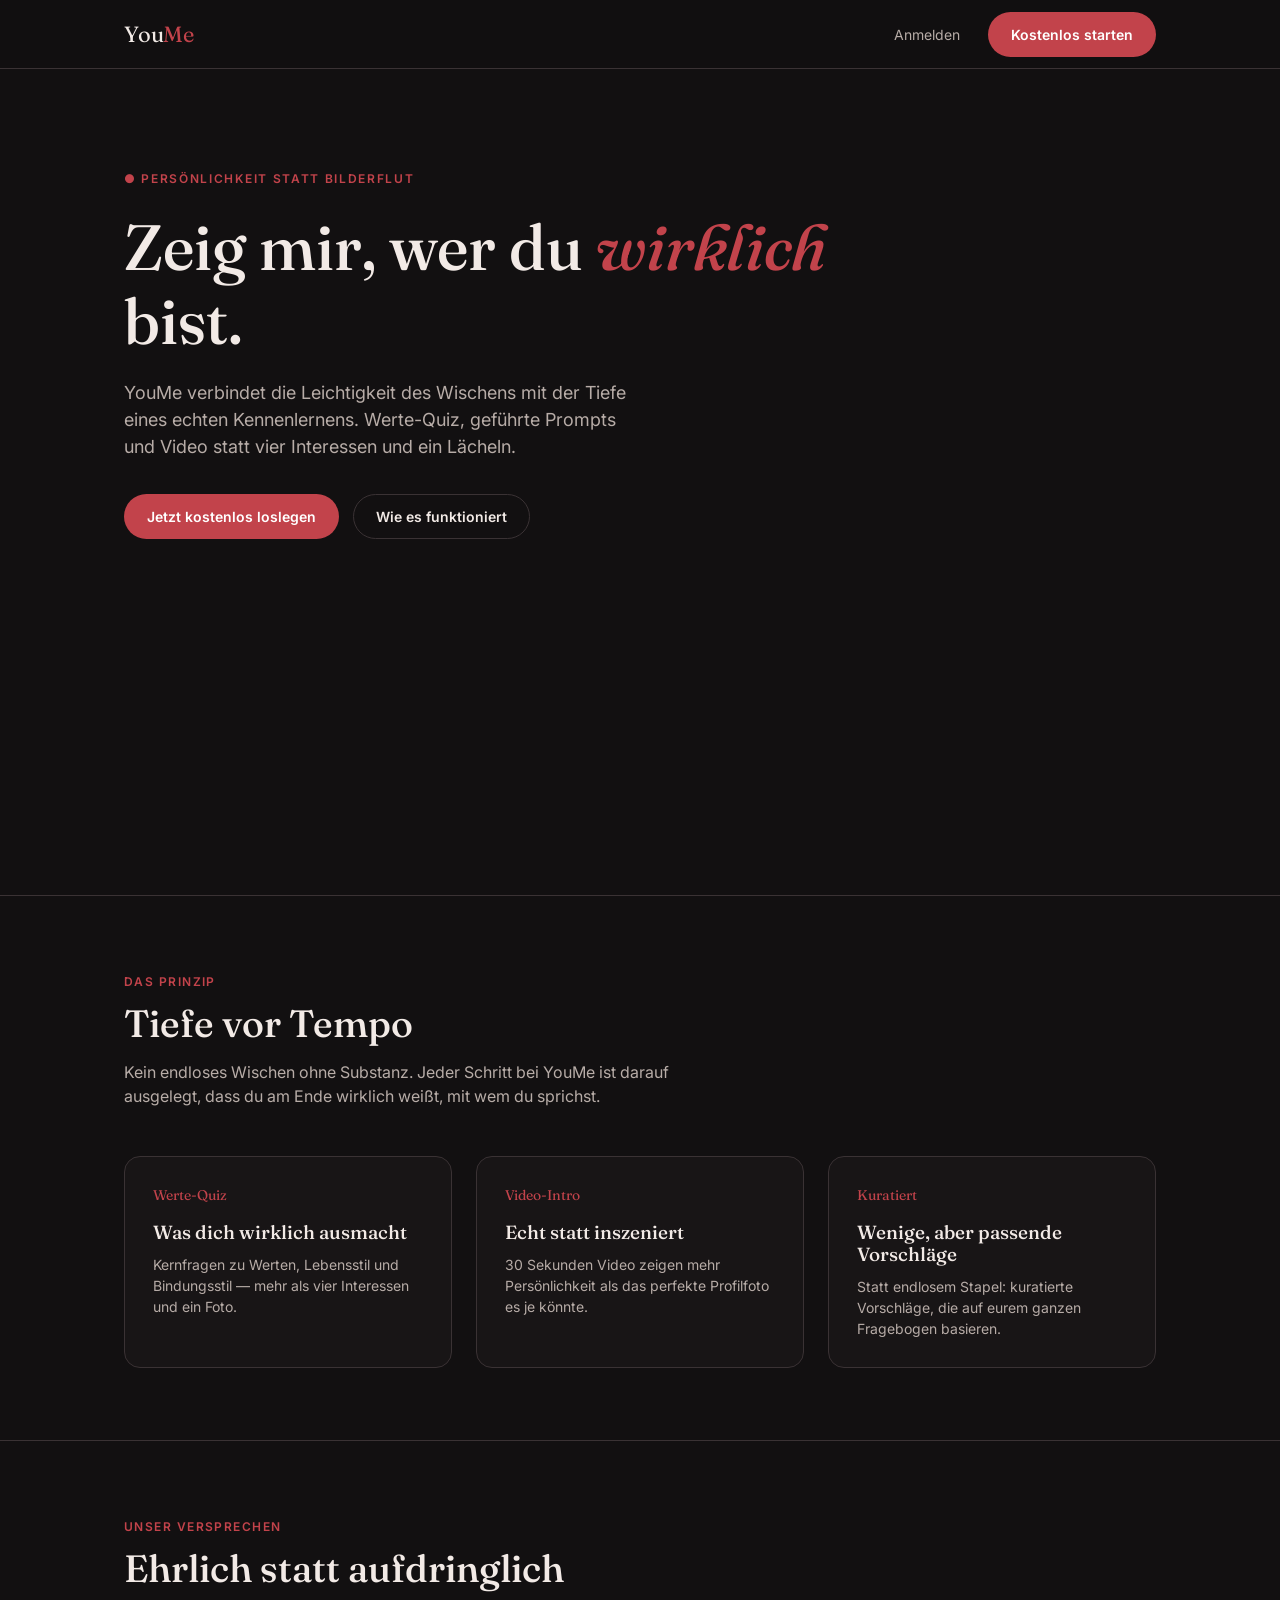
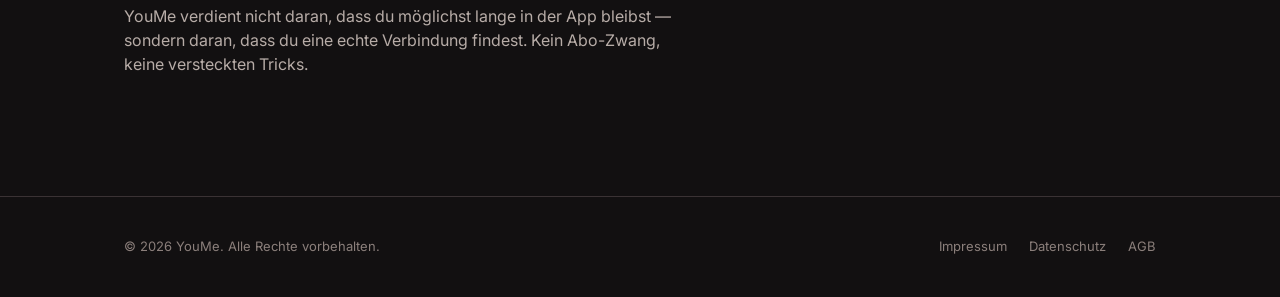
<file: index.html>
<!DOCTYPE html>
<html lang="de">
<head>
<meta charset="UTF-8">
<meta name="viewport" content="width=device-width, initial-scale=1.0">
<title>YouMe – zeig mir, wer du wirklich bist</title>
<link rel="stylesheet" href="styles.css">
</head>
<body>

<nav class="nav">
  <div class="wrap">
    <a href="index.html" class="nav-logo">You<span>Me</span></a>
    <div class="nav-links">
      <a href="login.html">Anmelden</a>
      <a href="registrieren.html" class="btn btn-accent">Kostenlos starten</a>
    </div>
  </div>
</nav>

<header class="hero">
  <div class="wrap">
    <span class="hero-eyebrow">● Persönlichkeit statt Bilderflut</span>
    <h1>Zeig mir, wer du <em>wirklich</em> bist.</h1>
    <p class="lead">
      YouMe verbindet die Leichtigkeit des Wischens mit der Tiefe eines echten Kennenlernens.
      Werte-Quiz, geführte Prompts und Video statt vier Interessen und ein Lächeln.
    </p>
    <div class="hero-ctas">
      <a href="registrieren.html" class="btn btn-accent">Jetzt kostenlos loslegen</a>
      <a href="#prinzip" class="btn btn-ghost">Wie es funktioniert</a>
    </div>

    <div class="prompt-stack" aria-hidden="true">
      <div class="prompt-card">
        <p>„Ein Abend, der wirklich nach mir schmeckt, sieht so aus …"</p>
        <span>Geführter Prompt</span>
      </div>
      <div class="prompt-card">
        <p>„Worüber ich zu ernst nachdenke: ob meine Pflanzen mich wirklich mögen."</p>
        <span>Geführter Prompt</span>
      </div>
      <div class="prompt-card">
        <p>„87 % Übereinstimmung — basierend auf eurem ganzen Fragebogen."</p>
        <span>Kompatibilität</span>
      </div>
    </div>
  </div>
</header>

<section class="section" id="prinzip">
  <div class="wrap">
    <div class="section-head">
      <span class="eyebrow">Das Prinzip</span>
      <h2>Tiefe vor Tempo</h2>
      <p>Kein endloses Wischen ohne Substanz. Jeder Schritt bei YouMe ist darauf ausgelegt,
        dass du am Ende wirklich weißt, mit wem du sprichst.</p>
    </div>
    <div class="grid-3">
      <div class="feature-card">
        <div class="num">Werte-Quiz</div>
        <h3>Was dich wirklich ausmacht</h3>
        <p>Kernfragen zu Werten, Lebensstil und Bindungsstil — mehr als vier Interessen und ein Foto.</p>
      </div>
      <div class="feature-card">
        <div class="num">Video-Intro</div>
        <h3>Echt statt inszeniert</h3>
        <p>30 Sekunden Video zeigen mehr Persönlichkeit als das perfekte Profilfoto es je könnte.</p>
      </div>
      <div class="feature-card">
        <div class="num">Kuratiert</div>
        <h3>Wenige, aber passende Vorschläge</h3>
        <p>Statt endlosem Stapel: kuratierte Vorschläge, die auf eurem ganzen Fragebogen basieren.</p>
      </div>
    </div>
  </div>
</section>

<section class="section">
  <div class="wrap">
    <div class="section-head">
      <span class="eyebrow">Unser Versprechen</span>
      <h2>Ehrlich statt aufdringlich</h2>
      <p>YouMe verdient nicht daran, dass du möglichst lange in der App bleibst — sondern daran,
        dass du eine echte Verbindung findest. Kein Abo-Zwang, keine versteckten Tricks.</p>
    </div>
  </div>
</section>

<footer>
  <div class="wrap">
    <span class="copy">© 2026 YouMe. Alle Rechte vorbehalten.</span>
    <div class="links">
      <a href="impressum.html">Impressum</a>
      <a href="datenschutz.html">Datenschutz</a>
      <a href="agb.html">AGB</a>
    </div>
  </div>
</footer>

</body>
</html>
</file>
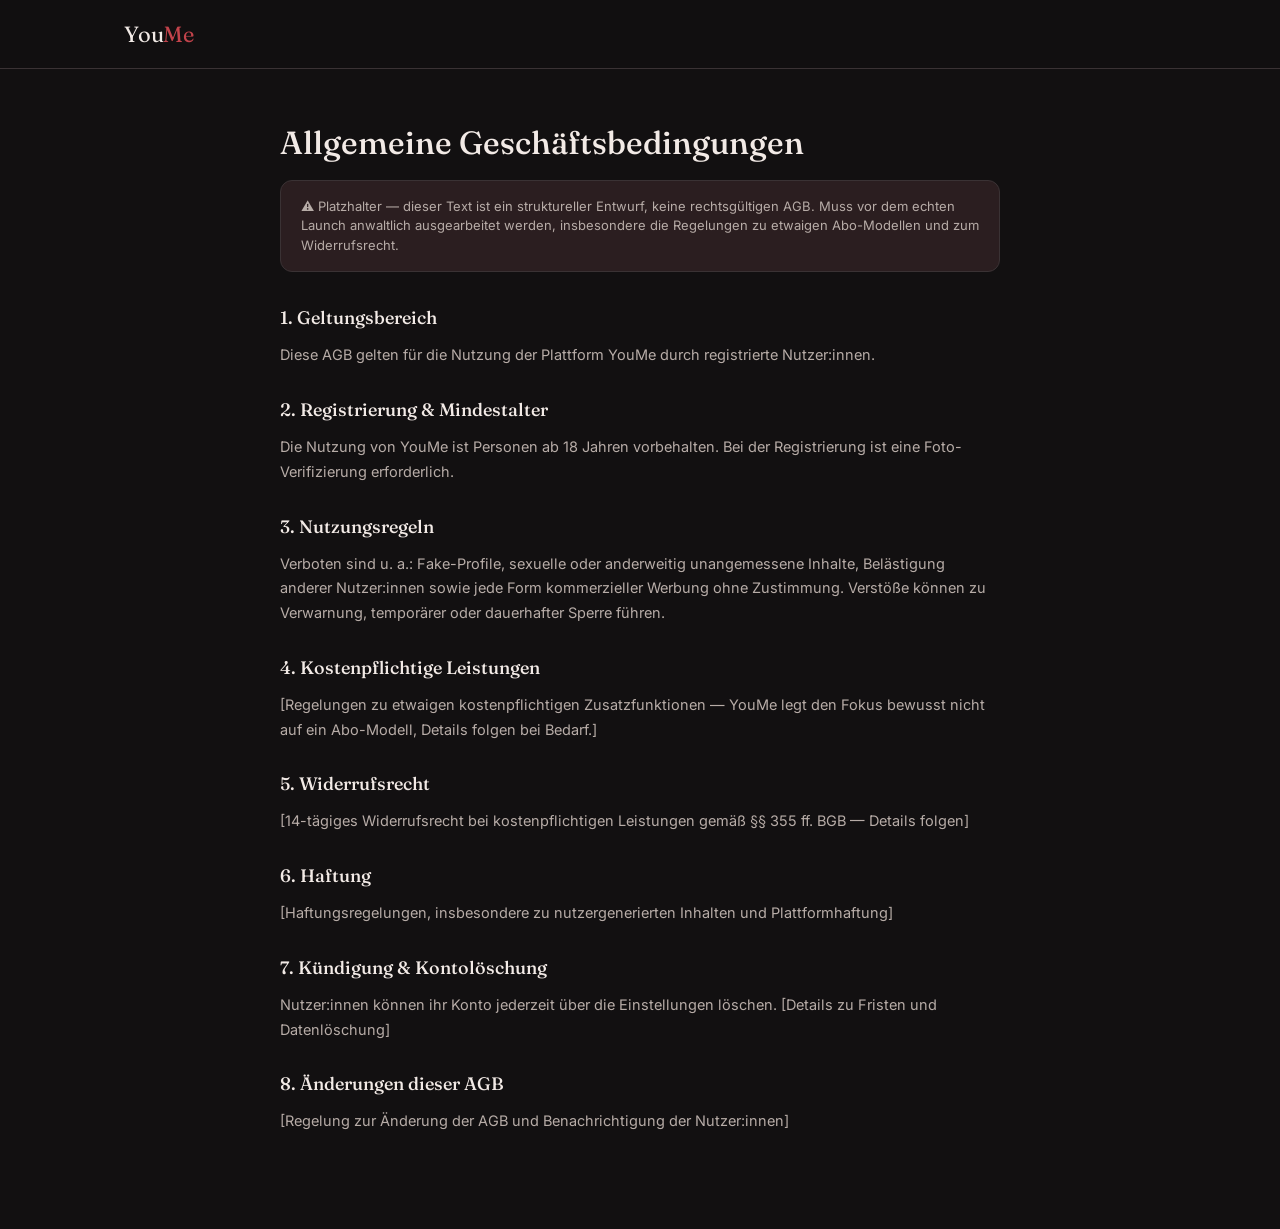
<file: agb.html>
<!DOCTYPE html>
<html lang="de">
<head>
<meta charset="UTF-8">
<meta name="viewport" content="width=device-width, initial-scale=1.0">
<title>AGB – YouMe</title>
<link rel="stylesheet" href="styles.css">
</head>
<body>

<nav class="nav">
  <div class="wrap">
    <a href="index.html" class="nav-logo">You<span>Me</span></a>
  </div>
</nav>

<div class="legal-shell">
  <div class="legal-card">
    <h1>Allgemeine Geschäftsbedingungen</h1>
    <div class="legal-notice">
      ⚠️ Platzhalter — dieser Text ist ein struktureller Entwurf, keine rechtsgültigen AGB. Muss vor
      dem echten Launch anwaltlich ausgearbeitet werden, insbesondere die Regelungen zu etwaigen
      Abo-Modellen und zum Widerrufsrecht.
    </div>

    <h2>1. Geltungsbereich</h2>
    <p>Diese AGB gelten für die Nutzung der Plattform YouMe durch registrierte Nutzer:innen.</p>

    <h2>2. Registrierung & Mindestalter</h2>
    <p>Die Nutzung von YouMe ist Personen ab 18 Jahren vorbehalten. Bei der Registrierung ist eine
      Foto-Verifizierung erforderlich.</p>

    <h2>3. Nutzungsregeln</h2>
    <p>
      Verboten sind u. a.: Fake-Profile, sexuelle oder anderweitig unangemessene Inhalte, Belästigung
      anderer Nutzer:innen sowie jede Form kommerzieller Werbung ohne Zustimmung. Verstöße können zu
      Verwarnung, temporärer oder dauerhafter Sperre führen.
    </p>

    <h2>4. Kostenpflichtige Leistungen</h2>
    <p>[Regelungen zu etwaigen kostenpflichtigen Zusatzfunktionen — YouMe legt den Fokus bewusst
      nicht auf ein Abo-Modell, Details folgen bei Bedarf.]</p>

    <h2>5. Widerrufsrecht</h2>
    <p>[14-tägiges Widerrufsrecht bei kostenpflichtigen Leistungen gemäß §§ 355 ff. BGB — Details
      folgen]</p>

    <h2>6. Haftung</h2>
    <p>[Haftungsregelungen, insbesondere zu nutzergenerierten Inhalten und Plattformhaftung]</p>

    <h2>7. Kündigung & Kontolöschung</h2>
    <p>Nutzer:innen können ihr Konto jederzeit über die Einstellungen löschen. [Details zu Fristen
      und Datenlöschung]</p>

    <h2>8. Änderungen dieser AGB</h2>
    <p>[Regelung zur Änderung der AGB und Benachrichtigung der Nutzer:innen]</p>
  </div>
</div>

</body>
</html>
</file>
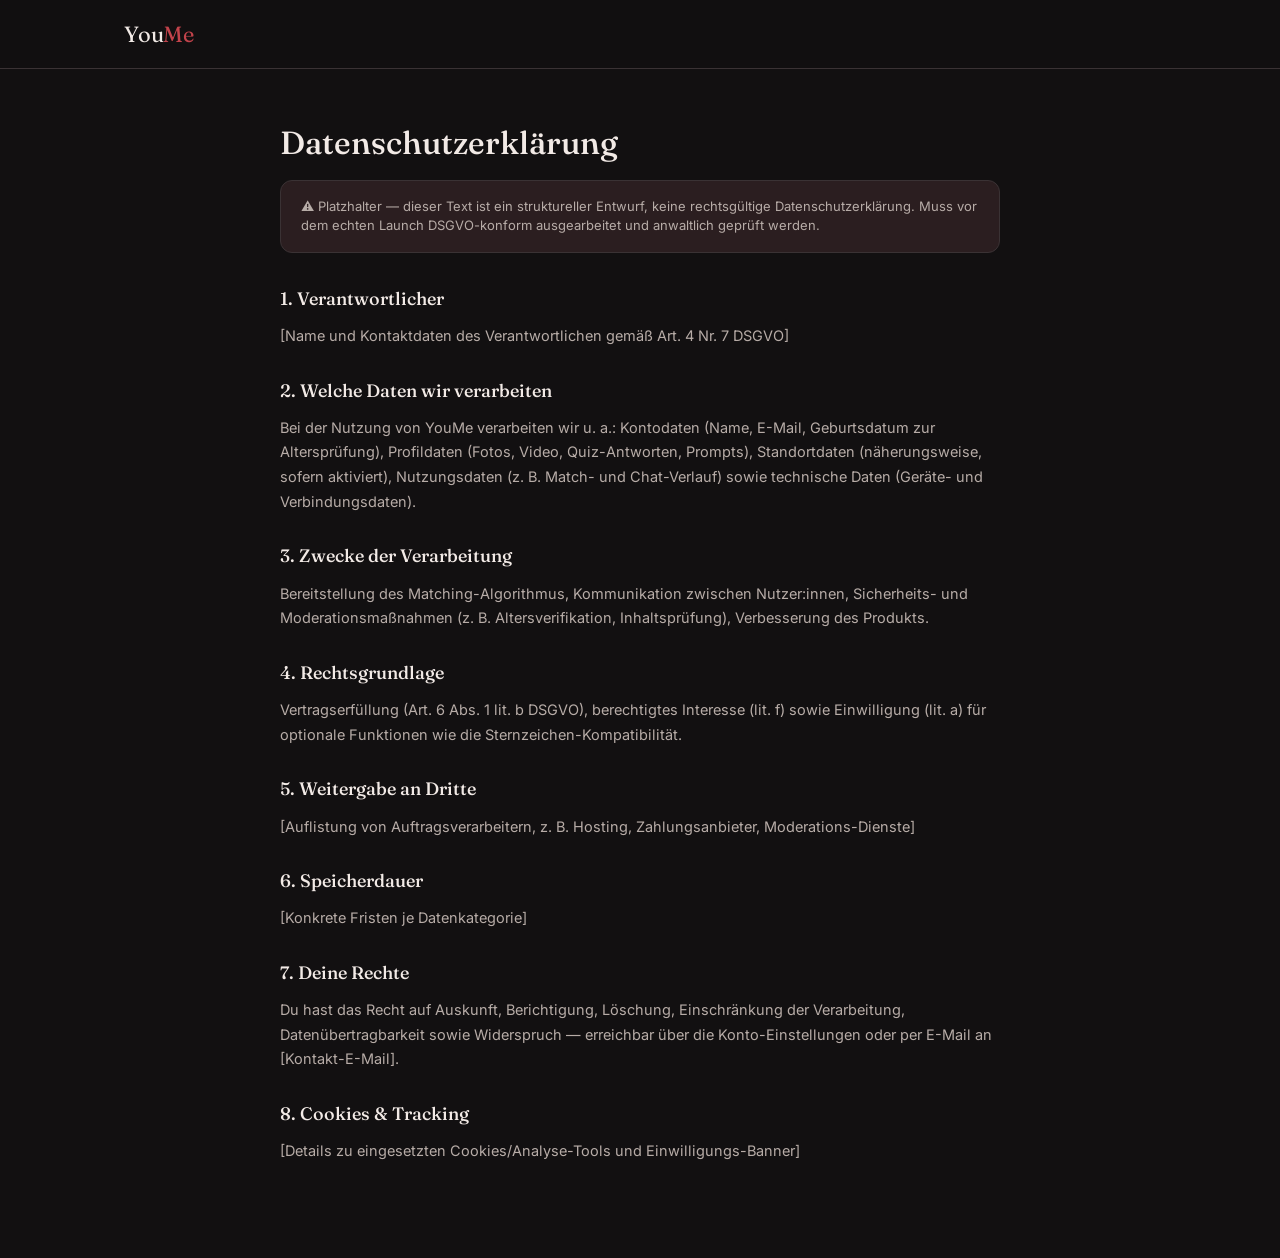
<file: datenschutz.html>
<!DOCTYPE html>
<html lang="de">
<head>
<meta charset="UTF-8">
<meta name="viewport" content="width=device-width, initial-scale=1.0">
<title>Datenschutz – YouMe</title>
<link rel="stylesheet" href="styles.css">
</head>
<body>

<nav class="nav">
  <div class="wrap">
    <a href="index.html" class="nav-logo">You<span>Me</span></a>
  </div>
</nav>

<div class="legal-shell">
  <div class="legal-card">
    <h1>Datenschutzerklärung</h1>
    <div class="legal-notice">
      ⚠️ Platzhalter — dieser Text ist ein struktureller Entwurf, keine rechtsgültige
      Datenschutzerklärung. Muss vor dem echten Launch DSGVO-konform ausgearbeitet und anwaltlich
      geprüft werden.
    </div>

    <h2>1. Verantwortlicher</h2>
    <p>[Name und Kontaktdaten des Verantwortlichen gemäß Art. 4 Nr. 7 DSGVO]</p>

    <h2>2. Welche Daten wir verarbeiten</h2>
    <p>
      Bei der Nutzung von YouMe verarbeiten wir u. a.: Kontodaten (Name, E-Mail, Geburtsdatum zur
      Altersprüfung), Profildaten (Fotos, Video, Quiz-Antworten, Prompts), Standortdaten (näherungsweise,
      sofern aktiviert), Nutzungsdaten (z. B. Match- und Chat-Verlauf) sowie technische Daten
      (Geräte- und Verbindungsdaten).
    </p>

    <h2>3. Zwecke der Verarbeitung</h2>
    <p>
      Bereitstellung des Matching-Algorithmus, Kommunikation zwischen Nutzer:innen, Sicherheits- und
      Moderationsmaßnahmen (z. B. Altersverifikation, Inhaltsprüfung), Verbesserung des Produkts.
    </p>

    <h2>4. Rechtsgrundlage</h2>
    <p>Vertragserfüllung (Art. 6 Abs. 1 lit. b DSGVO), berechtigtes Interesse (lit. f) sowie
      Einwilligung (lit. a) für optionale Funktionen wie die Sternzeichen-Kompatibilität.</p>

    <h2>5. Weitergabe an Dritte</h2>
    <p>[Auflistung von Auftragsverarbeitern, z. B. Hosting, Zahlungsanbieter, Moderations-Dienste]</p>

    <h2>6. Speicherdauer</h2>
    <p>[Konkrete Fristen je Datenkategorie]</p>

    <h2>7. Deine Rechte</h2>
    <p>
      Du hast das Recht auf Auskunft, Berichtigung, Löschung, Einschränkung der Verarbeitung,
      Datenübertragbarkeit sowie Widerspruch — erreichbar über die Konto-Einstellungen oder per
      E-Mail an [Kontakt-E-Mail].
    </p>

    <h2>8. Cookies & Tracking</h2>
    <p>[Details zu eingesetzten Cookies/Analyse-Tools und Einwilligungs-Banner]</p>
  </div>
</div>

</body>
</html>
</file>
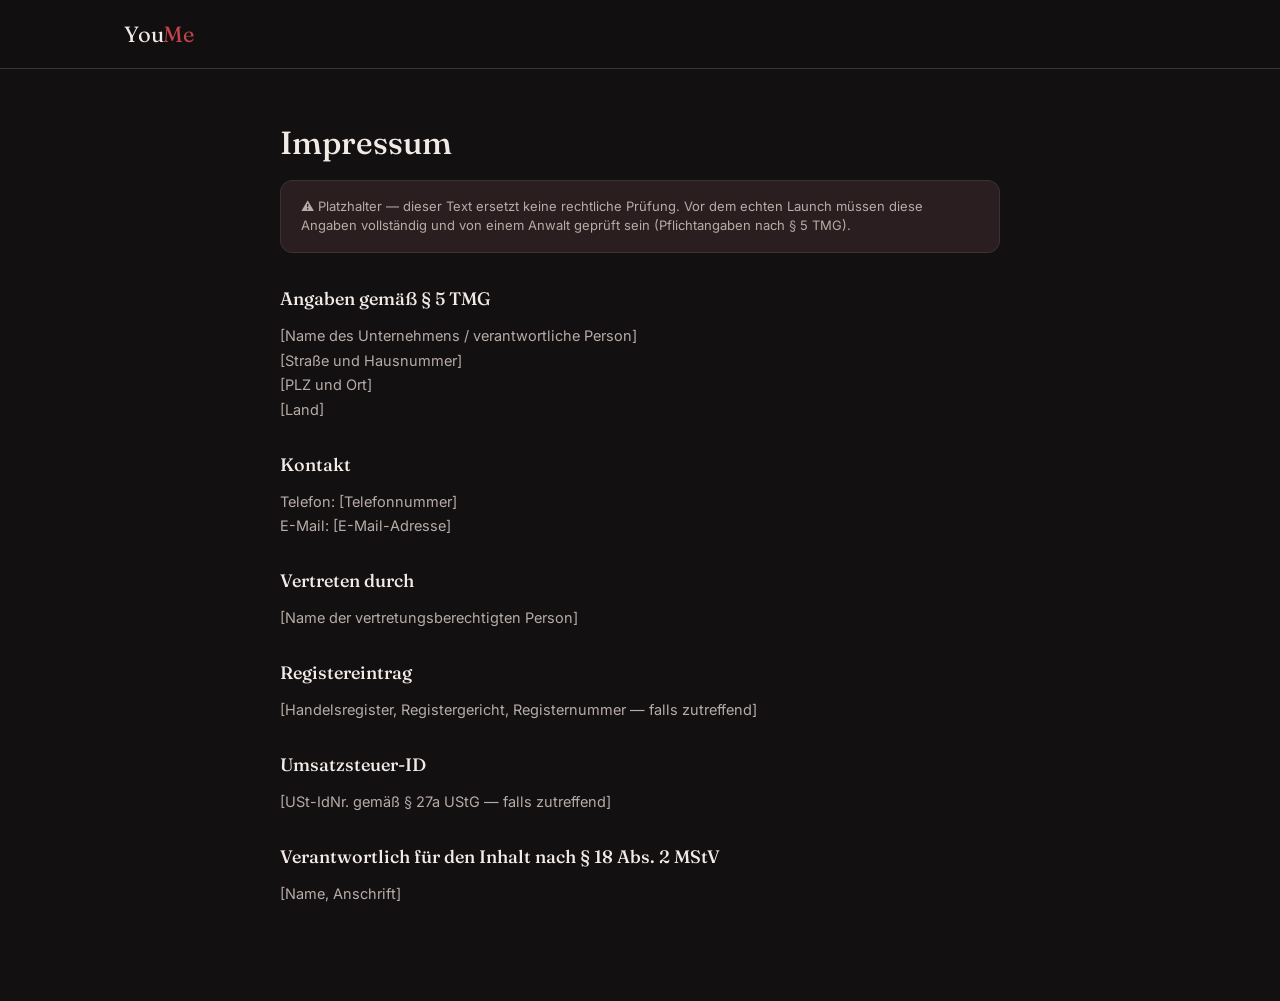
<file: impressum.html>
<!DOCTYPE html>
<html lang="de">
<head>
<meta charset="UTF-8">
<meta name="viewport" content="width=device-width, initial-scale=1.0">
<title>Impressum – YouMe</title>
<link rel="stylesheet" href="styles.css">
</head>
<body>

<nav class="nav">
  <div class="wrap">
    <a href="index.html" class="nav-logo">You<span>Me</span></a>
  </div>
</nav>

<div class="legal-shell">
  <div class="legal-card">
    <h1>Impressum</h1>
    <div class="legal-notice">
      ⚠️ Platzhalter — dieser Text ersetzt keine rechtliche Prüfung. Vor dem echten Launch müssen
      diese Angaben vollständig und von einem Anwalt geprüft sein (Pflichtangaben nach § 5 TMG).
    </div>

    <h2>Angaben gemäß § 5 TMG</h2>
    <p>
      [Name des Unternehmens / verantwortliche Person]<br>
      [Straße und Hausnummer]<br>
      [PLZ und Ort]<br>
      [Land]
    </p>

    <h2>Kontakt</h2>
    <p>
      Telefon: [Telefonnummer]<br>
      E-Mail: [E-Mail-Adresse]
    </p>

    <h2>Vertreten durch</h2>
    <p>[Name der vertretungsberechtigten Person]</p>

    <h2>Registereintrag</h2>
    <p>[Handelsregister, Registergericht, Registernummer — falls zutreffend]</p>

    <h2>Umsatzsteuer-ID</h2>
    <p>[USt-IdNr. gemäß § 27a UStG — falls zutreffend]</p>

    <h2>Verantwortlich für den Inhalt nach § 18 Abs. 2 MStV</h2>
    <p>[Name, Anschrift]</p>
  </div>
</div>

</body>
</html>
</file>
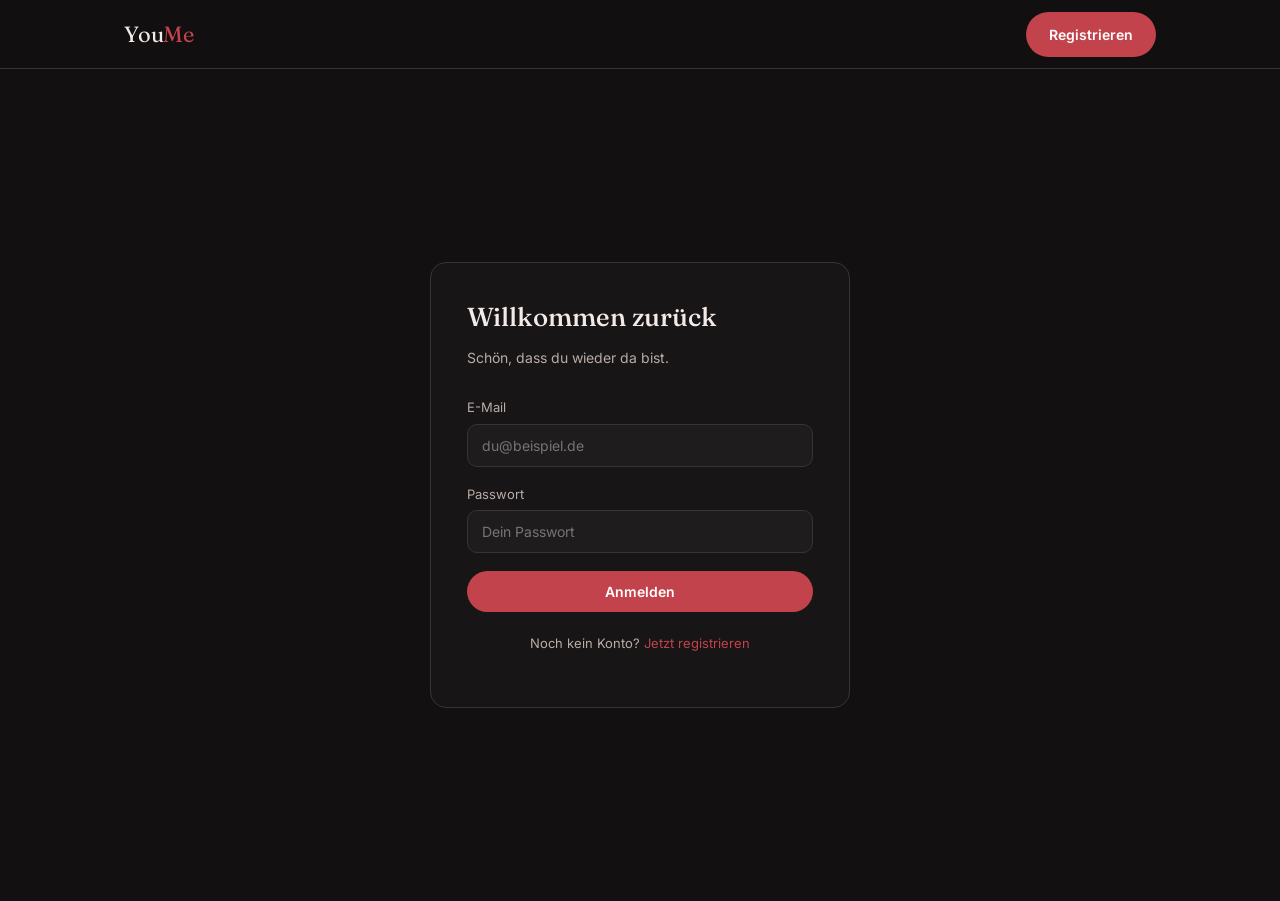
<file: login.html>
<!DOCTYPE html>
<html lang="de">
<head>
<meta charset="UTF-8">
<meta name="viewport" content="width=device-width, initial-scale=1.0">
<title>Anmelden – YouMe</title>
<link rel="stylesheet" href="styles.css">
</head>
<body>

<nav class="nav">
  <div class="wrap">
    <a href="index.html" class="nav-logo">You<span>Me</span></a>
    <div class="nav-links">
      <a href="registrieren.html" class="btn btn-accent">Registrieren</a>
    </div>
  </div>
</nav>

<div class="auth-shell">
  <div class="auth-card">
    <h1>Willkommen zurück</h1>
    <p class="sub">Schön, dass du wieder da bist.</p>

    <form onsubmit="return handleLoginSubmit(event)">
      <div class="field">
        <label for="email">E-Mail</label>
        <input type="email" id="email" required placeholder="du@beispiel.de">
      </div>
      <div class="field">
        <label for="password">Passwort</label>
        <input type="password" id="password" required placeholder="Dein Passwort">
      </div>
      <button type="submit" class="btn btn-accent btn-block">Anmelden</button>
    </form>

    <p class="auth-foot">Noch kein Konto? <a href="registrieren.html" style="color:var(--accent)">Jetzt registrieren</a></p>
  </div>
</div>

<script src="script.js"></script>
</body>
</html>
</file>
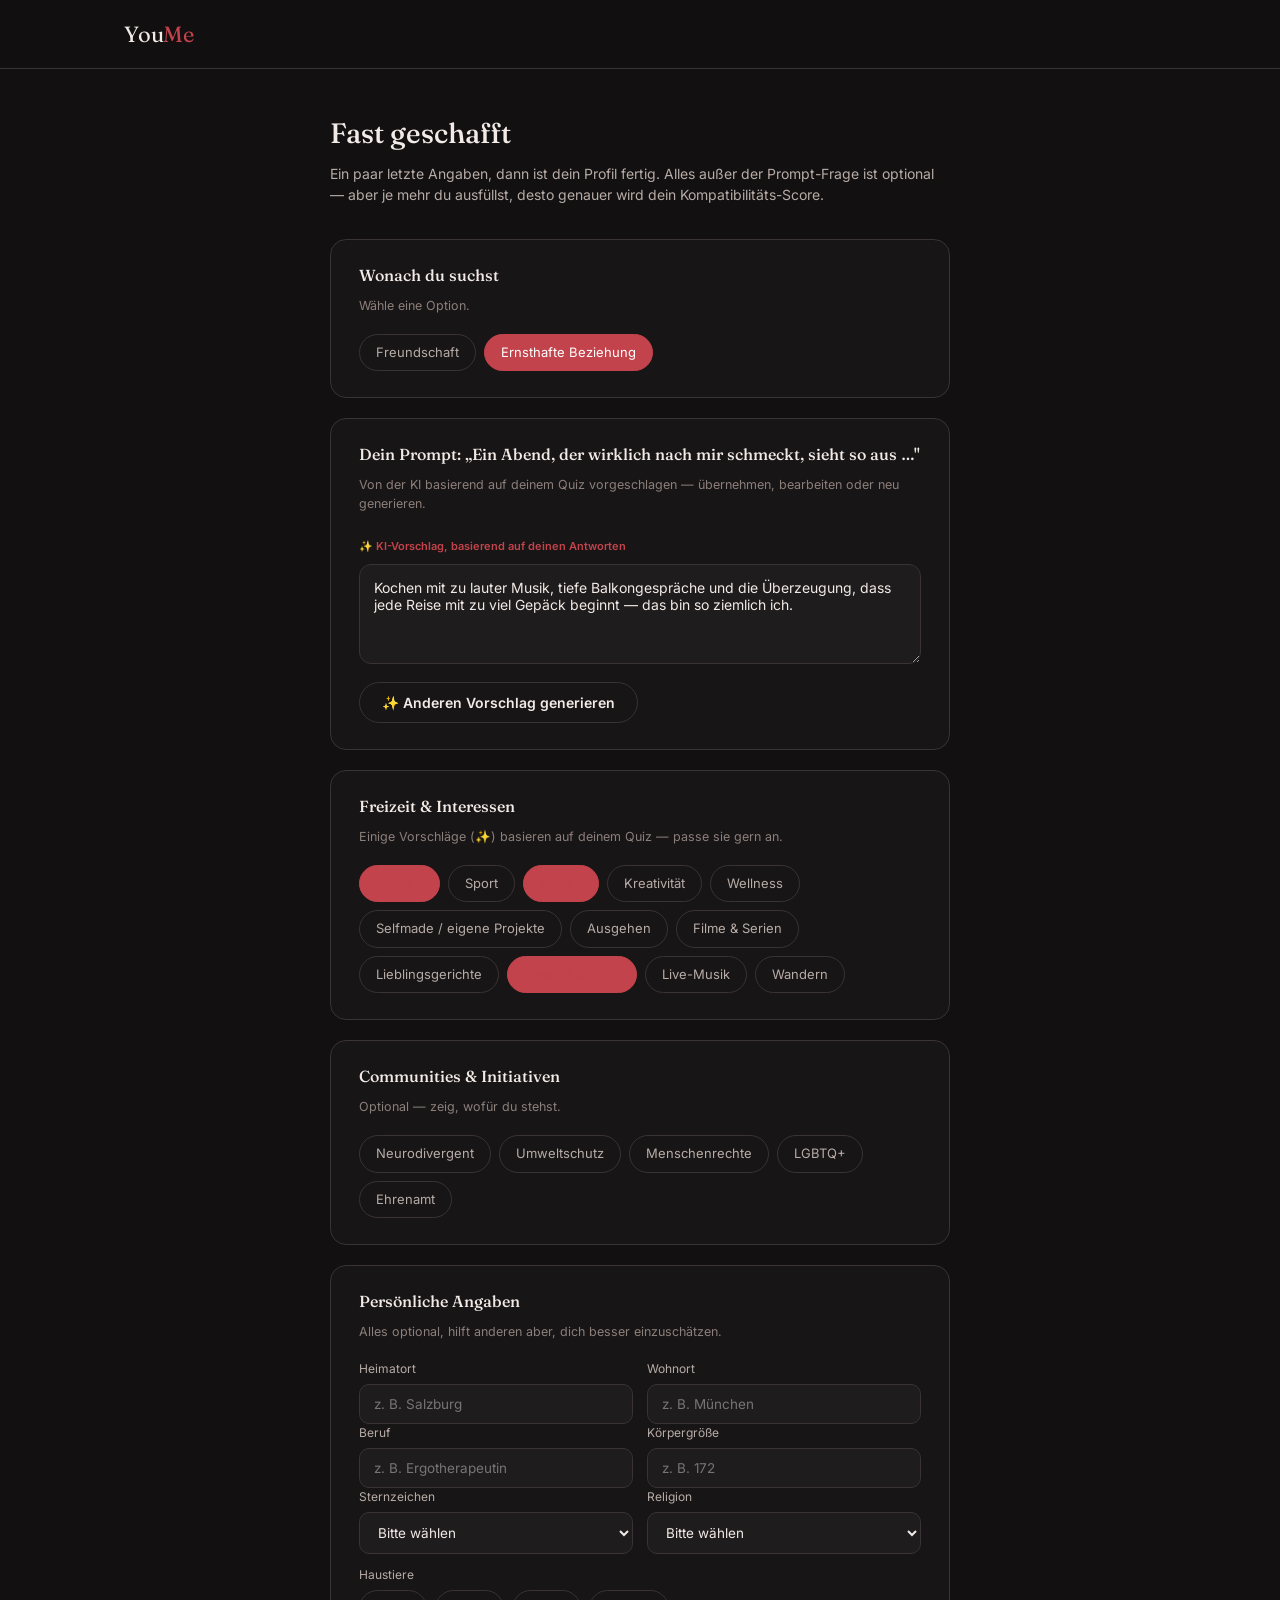
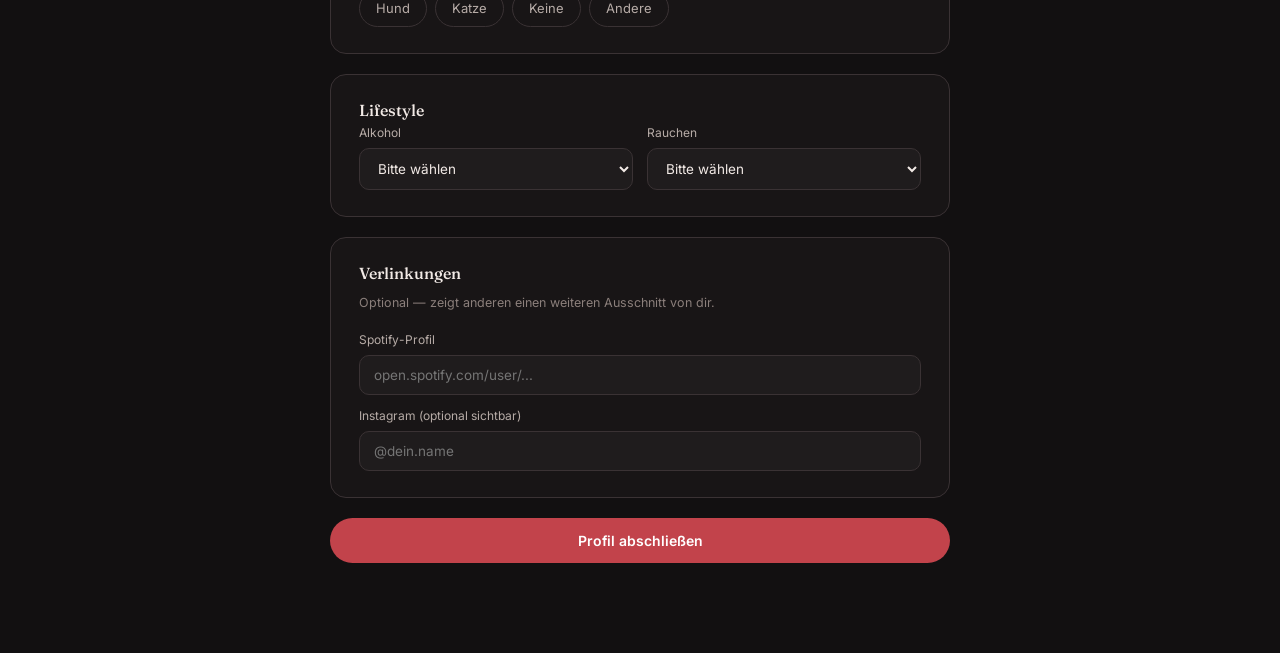
<file: profil-einrichten.html>
<!DOCTYPE html>
<html lang="de">
<head>
<meta charset="UTF-8">
<meta name="viewport" content="width=device-width, initial-scale=1.0">
<title>Profil vervollständigen – YouMe</title>
<link rel="stylesheet" href="styles.css">
</head>
<body>

<nav class="nav">
  <div class="wrap">
    <a href="index.html" class="nav-logo">You<span>Me</span></a>
  </div>
</nav>

<div class="setup-shell">
  <div class="setup-card">

    <div class="intro">
      <h1>Fast geschafft</h1>
      <p>Ein paar letzte Angaben, dann ist dein Profil fertig. Alles außer der Prompt-Frage ist optional
        — aber je mehr du ausfüllst, desto genauer wird dein Kompatibilitäts-Score.</p>
    </div>

    <!-- Wonach ich suche -->
    <div class="setup-section">
      <h2>Wonach du suchst</h2>
      <p class="hint">Wähle eine Option.</p>
      <div class="chip-group" data-max="1">
        <span class="chip" data-value="freundschaft">Freundschaft</span>
        <span class="chip selected" data-value="beziehung">Ernsthafte Beziehung</span>
      </div>
    </div>

    <!-- Über mich Prompt -->
    <div class="setup-section">
      <h2>Dein Prompt: „Ein Abend, der wirklich nach mir schmeckt, sieht so aus …"</h2>
      <p class="hint">Von der KI basierend auf deinem Quiz vorgeschlagen — übernehmen, bearbeiten oder neu generieren.</p>
      <span class="ai-tag">✨ KI-Vorschlag, basierend auf deinen Antworten</span>
      <textarea id="aboutMeText">Kochen mit zu lauter Musik, tiefe Balkongespräche und die Überzeugung, dass jede Reise mit zu viel Gepäck beginnt — das bin so ziemlich ich.</textarea>
      <div style="margin-top:12px;">
        <button type="button" class="btn btn-ghost" onclick="regenerateAboutMe()">✨ Anderen Vorschlag generieren</button>
      </div>
    </div>

    <!-- Freizeit & Interessen -->
    <div class="setup-section">
      <h2>Freizeit & Interessen</h2>
      <p class="hint">Einige Vorschläge (✨) basieren auf deinem Quiz — passe sie gern an.</p>
      <div class="chip-group" data-max="99">
        <span class="chip ai-suggested selected" data-value="kochen">Kochen</span>
        <span class="chip" data-value="sport">Sport</span>
        <span class="chip ai-suggested selected" data-value="reisen">Reisen</span>
        <span class="chip" data-value="kreativitaet">Kreativität</span>
        <span class="chip" data-value="wellness">Wellness</span>
        <span class="chip" data-value="selfmade">Selfmade / eigene Projekte</span>
        <span class="chip" data-value="ausgehen">Ausgehen</span>
        <span class="chip" data-value="filme">Filme & Serien</span>
        <span class="chip" data-value="lieblingsgerichte">Lieblingsgerichte</span>
        <span class="chip ai-suggested selected" data-value="lesen">Lesen / Bücher</span>
        <span class="chip" data-value="musik">Live-Musik</span>
        <span class="chip" data-value="wandern">Wandern</span>
      </div>
    </div>

    <!-- Communities & Initiativen -->
    <div class="setup-section">
      <h2>Communities & Initiativen</h2>
      <p class="hint">Optional — zeig, wofür du stehst.</p>
      <div class="chip-group" data-max="99">
        <span class="chip" data-value="neurodivergent">Neurodivergent</span>
        <span class="chip" data-value="umweltschutz">Umweltschutz</span>
        <span class="chip" data-value="menschenrechte">Menschenrechte</span>
        <span class="chip" data-value="lgbtq">LGBTQ+</span>
        <span class="chip" data-value="ehrenamt">Ehrenamt</span>
      </div>
    </div>

    <!-- Persönliche Angaben -->
    <div class="setup-section">
      <h2>Persönliche Angaben</h2>
      <p class="hint">Alles optional, hilft anderen aber, dich besser einzuschätzen.</p>
      <div class="setup-row">
        <div>
          <label class="small">Heimatort</label>
          <input type="text" placeholder="z. B. Salzburg">
        </div>
        <div>
          <label class="small">Wohnort</label>
          <input type="text" placeholder="z. B. München">
        </div>
      </div>
      <div class="setup-row">
        <div>
          <label class="small">Beruf</label>
          <input type="text" placeholder="z. B. Ergotherapeutin">
        </div>
        <div>
          <label class="small">Körpergröße</label>
          <input type="number" placeholder="z. B. 172" min="120" max="230">
        </div>
      </div>
      <div class="setup-row">
        <div>
          <label class="small">Sternzeichen</label>
          <select>
            <option>Bitte wählen</option>
            <option>Widder</option><option>Stier</option><option>Zwillinge</option><option>Krebs</option>
            <option>Löwe</option><option>Jungfrau</option><option>Waage</option><option>Skorpion</option>
            <option>Schütze</option><option>Steinbock</option><option>Wassermann</option><option>Fische</option>
          </select>
        </div>
        <div>
          <label class="small">Religion</label>
          <select>
            <option>Bitte wählen</option>
            <option>Keine</option><option>Christlich</option><option>Muslimisch</option>
            <option>Jüdisch</option><option>Buddhistisch</option><option>Spirituell, undogmatisch</option>
            <option>Andere</option>
          </select>
        </div>
      </div>
      <label class="small">Haustiere</label>
      <div class="chip-group" data-max="99">
        <span class="chip" data-value="hund">Hund</span>
        <span class="chip" data-value="katze">Katze</span>
        <span class="chip" data-value="keine">Keine</span>
        <span class="chip" data-value="andere">Andere</span>
      </div>
    </div>

    <!-- Lifestyle -->
    <div class="setup-section">
      <h2>Lifestyle</h2>
      <div class="setup-row">
        <div>
          <label class="small">Alkohol</label>
          <select>
            <option>Bitte wählen</option>
            <option>Gelegentlich</option><option>Regelmäßig</option><option>Nie</option>
          </select>
        </div>
        <div>
          <label class="small">Rauchen</label>
          <select>
            <option>Bitte wählen</option>
            <option>Nie</option><option>Gelegentlich</option><option>Regelmäßig</option>
          </select>
        </div>
      </div>
    </div>

    <!-- Verlinkungen -->
    <div class="setup-section">
      <h2>Verlinkungen</h2>
      <p class="hint">Optional — zeigt anderen einen weiteren Ausschnitt von dir.</p>
      <label class="small">Spotify-Profil</label>
      <input type="text" placeholder="open.spotify.com/user/...">
      <label class="small">Instagram (optional sichtbar)</label>
      <input type="text" placeholder="@dein.name">
    </div>

    <a href="profil.html" class="btn btn-accent btn-block">Profil abschließen</a>
  </div>
</div>

<script src="script.js"></script>
</body>
</html>
</file>
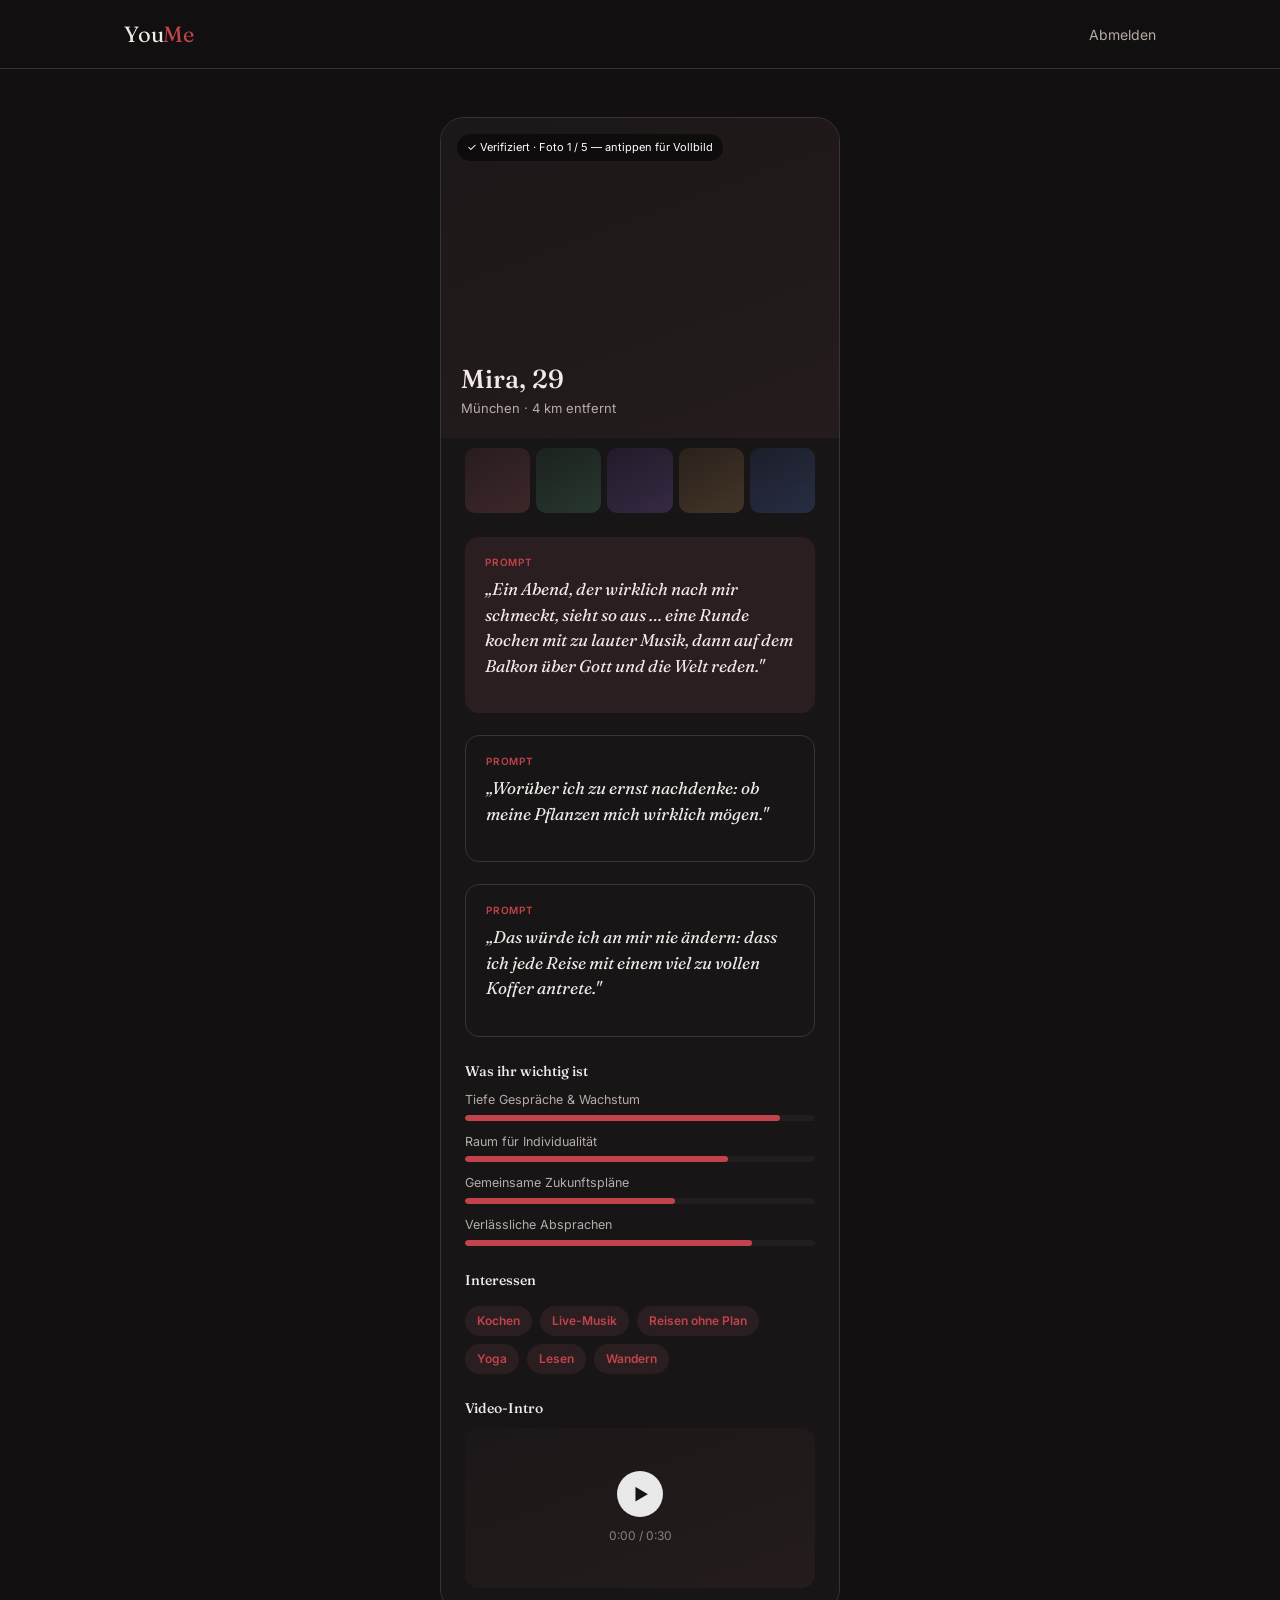
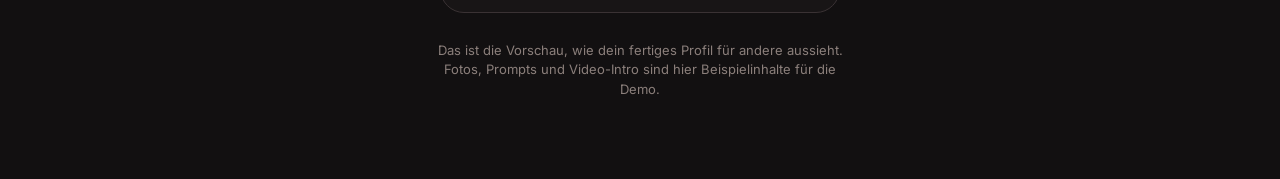
<file: profil.html>
<!DOCTYPE html>
<html lang="de">
<head>
<meta charset="UTF-8">
<meta name="viewport" content="width=device-width, initial-scale=1.0">
<title>Dein Profil – YouMe</title>
<link rel="stylesheet" href="styles.css">
</head>
<body>

<nav class="nav">
  <div class="wrap">
    <a href="index.html" class="nav-logo">You<span>Me</span></a>
    <div class="nav-links">
      <a href="index.html">Abmelden</a>
    </div>
  </div>
</nav>

<div class="profile-shell">
  <div class="profile-card">

    <div class="profile-photo" data-photo-index="0" onclick="openLightbox(0)" style="cursor:pointer">
      <span class="badge">✓ Verifiziert · Foto 1 / 5 — antippen für Vollbild</span>
      <div>
        <div class="name display">Mira, 29</div>
        <div class="loc">München · 4 km entfernt</div>
      </div>
    </div>

    <div class="thumb-row">
      <div class="thumb thumb-1" onclick="openLightbox(0)"></div>
      <div class="thumb thumb-2" onclick="openLightbox(1)"></div>
      <div class="thumb thumb-3" onclick="openLightbox(2)"></div>
      <div class="thumb thumb-4" onclick="openLightbox(3)"></div>
      <div class="thumb thumb-5" onclick="openLightbox(4)"></div>
    </div>

    <div class="profile-body">

      <div class="profile-prompt">
        <div class="label">Prompt</div>
        <p>„Ein Abend, der wirklich nach mir schmeckt, sieht so aus … eine Runde kochen mit zu
          lauter Musik, dann auf dem Balkon über Gott und die Welt reden."</p>
      </div>

      <div class="profile-prompt" style="background:transparent; border:1px solid var(--border)">
        <div class="label">Prompt</div>
        <p>„Worüber ich zu ernst nachdenke: ob meine Pflanzen mich wirklich mögen."</p>
      </div>

      <div class="profile-prompt" style="background:transparent; border:1px solid var(--border)">
        <div class="label">Prompt</div>
        <p>„Das würde ich an mir nie ändern: dass ich jede Reise mit einem viel zu vollen Koffer antrete."</p>
      </div>

      <h3 style="font-size:14px; margin:26px 0 12px;">Was ihr wichtig ist</h3>
      <div class="trait-row">
        <div class="label"><span>Tiefe Gespräche & Wachstum</span></div>
        <div class="trait-bar"><span style="width:90%"></span></div>
      </div>
      <div class="trait-row">
        <div class="label"><span>Raum für Individualität</span></div>
        <div class="trait-bar"><span style="width:75%"></span></div>
      </div>
      <div class="trait-row">
        <div class="label"><span>Gemeinsame Zukunftspläne</span></div>
        <div class="trait-bar"><span style="width:60%"></span></div>
      </div>
      <div class="trait-row">
        <div class="label"><span>Verlässliche Absprachen</span></div>
        <div class="trait-bar"><span style="width:82%"></span></div>
      </div>

      <h3 style="font-size:14px; margin:26px 0 12px;">Interessen</h3>
      <div class="tags">
        <span class="tag">Kochen</span>
        <span class="tag">Live-Musik</span>
        <span class="tag">Reisen ohne Plan</span>
        <span class="tag">Yoga</span>
        <span class="tag">Lesen</span>
        <span class="tag">Wandern</span>
      </div>

      <h3 style="font-size:14px; margin:26px 0 12px;">Video-Intro</h3>
      <div class="video-placeholder">
        <div class="play-btn">▶</div>
        <span>0:00 / 0:30</span>
      </div>

    </div>
  </div>

  <p style="text-align:center; color:var(--text-muted); font-size:13px; max-width:420px; margin:28px auto 0;">
    Das ist die Vorschau, wie dein fertiges Profil für andere aussieht. Fotos, Prompts und
    Video-Intro sind hier Beispielinhalte für die Demo.
  </p>
</div>

<!-- Lightbox -->
<div class="lightbox" id="lightbox">
  <button class="lb-close" onclick="closeLightbox()">✕</button>
  <button class="lb-arrow lb-prev" onclick="lbNav(-1)">‹</button>
  <div class="lb-photo" id="lbPhoto"></div>
  <button class="lb-arrow lb-next" onclick="lbNav(1)">›</button>
  <div class="lb-dots" id="lbDots"></div>
</div>

<script src="script.js"></script>
</body>
</html>
</file>
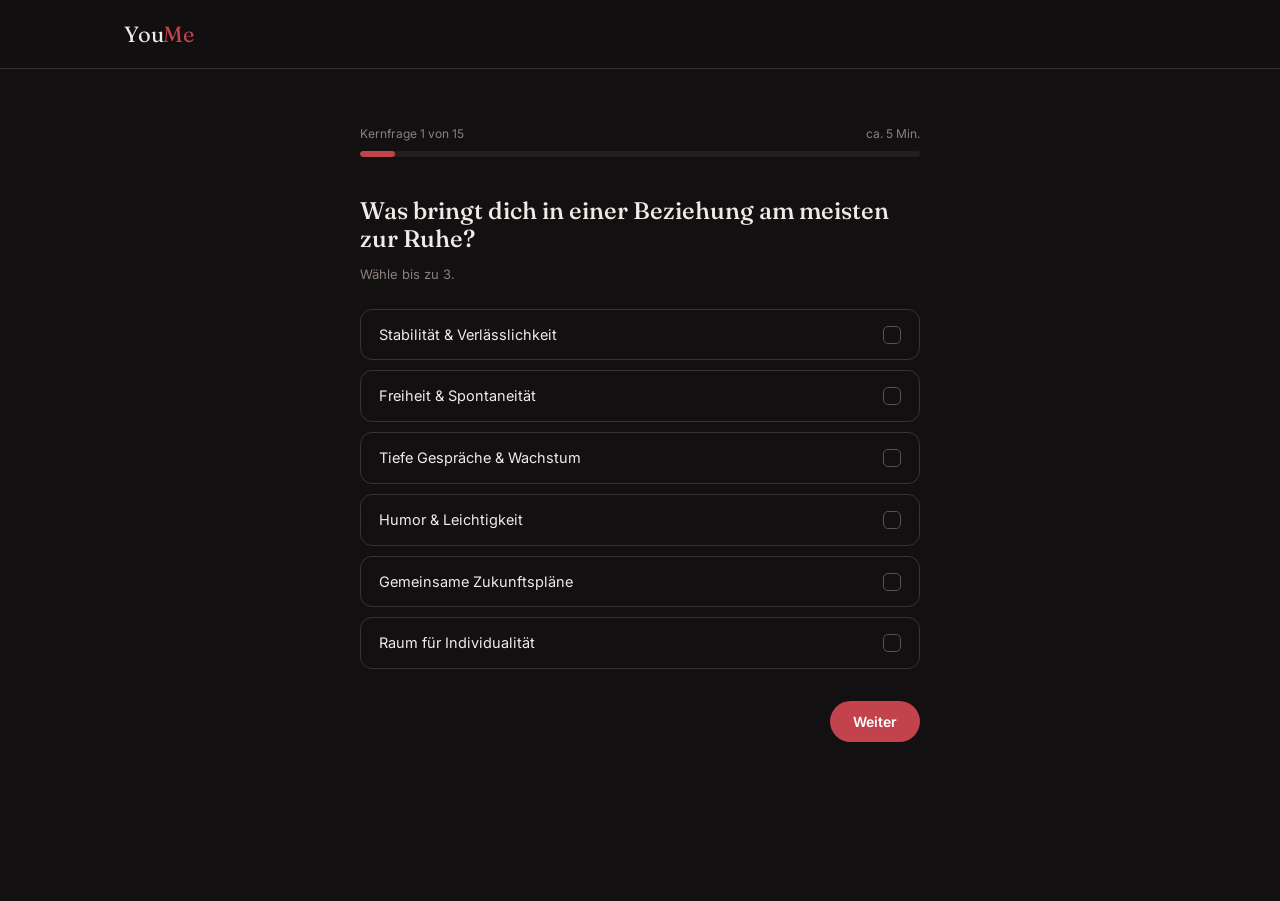
<file: quiz.html>
<!DOCTYPE html>
<html lang="de">
<head>
<meta charset="UTF-8">
<meta name="viewport" content="width=device-width, initial-scale=1.0">
<title>Werte-Quiz – YouMe</title>
<link rel="stylesheet" href="styles.css">
</head>
<body>

<nav class="nav">
  <div class="wrap">
    <a href="index.html" class="nav-logo">You<span>Me</span></a>
  </div>
</nav>

<div class="quiz-shell">
  <div class="quiz-card">

    <div class="quiz-progress-label">
      <span>Kernfrage <span class="current">1</span> von 15</span>
      <span>ca. 5 Min.</span>
    </div>
    <div class="progress-track"><div class="progress-fill"></div></div>

    <!-- Werte & Lebensziele -->
    <div class="quiz-step active" data-step="q1">
      <h2>Was bringt dich in einer Beziehung am meisten zur Ruhe?</h2>
      <p class="quiz-hint">Wähle bis zu 3.</p>
      <div class="options" data-max="3">
        <div class="option" data-value="stabilitaet"><span>Stabilität & Verlässlichkeit</span><span class="box"></span></div>
        <div class="option" data-value="freiheit"><span>Freiheit & Spontaneität</span><span class="box"></span></div>
        <div class="option" data-value="gespraeche"><span>Tiefe Gespräche & Wachstum</span><span class="box"></span></div>
        <div class="option" data-value="humor"><span>Humor & Leichtigkeit</span><span class="box"></span></div>
        <div class="option" data-value="zukunft"><span>Gemeinsame Zukunftspläne</span><span class="box"></span></div>
        <div class="option" data-value="individualitaet"><span>Raum für Individualität</span><span class="box"></span></div>
      </div>
      <div class="quiz-actions"><span></span><button class="btn btn-accent" onclick="nextStep()">Weiter</button></div>
    </div>

    <div class="quiz-step" data-step="q2">
      <h2>Was ist dein größtes Zukunfts-Ziel gerade?</h2>
      <p class="quiz-hint">Wähle bis zu 3.</p>
      <div class="options" data-max="3">
        <div class="option" data-value="karriere"><span>Beruflich wachsen</span><span class="box"></span></div>
        <div class="option" data-value="familie"><span>Familie gründen</span><span class="box"></span></div>
        <div class="option" data-value="reisen"><span>Die Welt sehen</span><span class="box"></span></div>
        <div class="option" data-value="ruhe"><span>Innere Ruhe finden</span><span class="box"></span></div>
      </div>
      <div class="quiz-actions"><button class="btn btn-ghost" onclick="prevStep()">Zurück</button><button class="btn btn-accent" onclick="nextStep()">Weiter</button></div>
    </div>

    <div class="quiz-step" data-step="q3">
      <h2>Wie wichtig ist dir ein gemeinsamer Kinderwunsch?</h2>
      <p class="quiz-hint">Wähle die Aussage, die am ehesten passt.</p>
      <div class="options" data-max="1">
        <div class="option" data-value="ja"><span>Ja, klar — das ist mir wichtig</span><span class="box"></span></div>
        <div class="option" data-value="vielleicht"><span>Vielleicht später, noch offen</span><span class="box"></span></div>
        <div class="option" data-value="eher_nicht"><span>Eher nicht</span><span class="box"></span></div>
        <div class="option" data-value="offen"><span>Völlig offen, kein Muss</span><span class="box"></span></div>
      </div>
      <div class="quiz-actions"><button class="btn btn-ghost" onclick="prevStep()">Zurück</button><button class="btn btn-accent" onclick="nextStep()">Weiter</button></div>
    </div>

    <!-- Bindungsstil & Nähe -->
    <div class="quiz-step" data-step="q4">
      <h2>Wie viel Nähe brauchst du im Alltag einer Beziehung?</h2>
      <p class="quiz-hint">Wähle die Aussage, die am ehesten passt.</p>
      <div class="options" data-max="1">
        <div class="option" data-value="viel_zeit"><span>Viel gemeinsame Zeit</span><span class="box"></span></div>
        <div class="option" data-value="ausgewogen"><span>Ein ausgewogener Mix</span><span class="box"></span></div>
        <div class="option" data-value="freiraum"><span>Viel eigener Freiraum</span><span class="box"></span></div>
      </div>
      <div class="quiz-actions"><button class="btn btn-ghost" onclick="prevStep()">Zurück</button><button class="btn btn-accent" onclick="nextStep()">Weiter</button></div>
    </div>

    <div class="quiz-step" data-step="q5">
      <h2>Was gibt dir am meisten Sicherheit in einer Beziehung?</h2>
      <p class="quiz-hint">Wähle bis zu 3.</p>
      <div class="options" data-max="3">
        <div class="option" data-value="ehrlichkeit"><span>Ehrlichkeit, auch bei Unangenehmem</span><span class="box"></span></div>
        <div class="option" data-value="verlaesslichkeit"><span>Verlässliche Absprachen</span><span class="box"></span></div>
        <div class="option" data-value="naehe2"><span>Körperliche Nähe</span><span class="box"></span></div>
        <div class="option" data-value="worte"><span>Worte der Bestätigung</span><span class="box"></span></div>
      </div>
      <div class="quiz-actions"><button class="btn btn-ghost" onclick="prevStep()">Zurück</button><button class="btn btn-accent" onclick="nextStep()">Weiter</button></div>
    </div>

    <div class="quiz-step" data-step="q6">
      <h2>Was soll dein:e Wunschpartner:in auf jeden Fall mitbringen?</h2>
      <p class="quiz-hint">Wähle bis zu 3.</p>
      <div class="options" data-max="3">
        <div class="option" data-value="bodenstaendig"><span>Bodenständig & verlässlich</span><span class="box"></span></div>
        <div class="option" data-value="abenteuerlustig"><span>Abenteuerlustig & spontan</span><span class="box"></span></div>
        <div class="option" data-value="reflektiert"><span>Nachdenklich & reflektiert</span><span class="box"></span></div>
        <div class="option" data-value="verspielt"><span>Verspielt & humorvoll</span><span class="box"></span></div>
        <div class="option" data-value="zielstrebig"><span>Zielstrebig, klare Vorstellungen</span><span class="box"></span></div>
      </div>
      <div class="quiz-actions"><button class="btn btn-ghost" onclick="prevStep()">Zurück</button><button class="btn btn-accent" onclick="nextStep()">Weiter</button></div>
    </div>

    <!-- Alltag & Lebensstil -->
    <div class="quiz-step" data-step="q7">
      <h2>Wie sieht dein Ideal-Wochenende aus?</h2>
      <p class="quiz-hint">Wähle bis zu 3.</p>
      <div class="options" data-max="3">
        <div class="option" data-value="natur"><span>Raus in die Natur</span><span class="box"></span></div>
        <div class="option" data-value="ausgehen"><span>Ausgehen, Leute treffen</span><span class="box"></span></div>
        <div class="option" data-value="couch"><span>Couch, Film, Ruhe</span><span class="box"></span></div>
        <div class="option" data-value="projekt"><span>An einem Projekt arbeiten</span><span class="box"></span></div>
      </div>
      <div class="quiz-actions"><button class="btn btn-ghost" onclick="prevStep()">Zurück</button><button class="btn btn-accent" onclick="nextStep()">Weiter</button></div>
    </div>

    <div class="quiz-step" data-step="q8">
      <h2>Planst du lieber im Voraus oder eher spontan?</h2>
      <p class="quiz-hint">Wähle die Aussage, die am ehesten passt.</p>
      <div class="options" data-max="1">
        <div class="option" data-value="plane"><span>Plane lieber im Voraus</span><span class="box"></span></div>
        <div class="option" data-value="mix2"><span>Mix aus beidem</span><span class="box"></span></div>
        <div class="option" data-value="spontan"><span>Bin spontan</span><span class="box"></span></div>
      </div>
      <div class="quiz-actions"><button class="btn btn-ghost" onclick="prevStep()">Zurück</button><button class="btn btn-accent" onclick="nextStep()">Weiter</button></div>
    </div>

    <div class="quiz-step" data-step="q9">
      <h2>Wie wichtig ist dir ein gesunder Lebensstil (Sport, Ernährung)?</h2>
      <p class="quiz-hint">Wähle die Aussage, die am ehesten passt.</p>
      <div class="options" data-max="1">
        <div class="option" data-value="sehr"><span>Sehr wichtig, fester Bestandteil</span><span class="box"></span></div>
        <div class="option" data-value="etwas"><span>Ganz gut, aber kein Muss</span><span class="box"></span></div>
        <div class="option" data-value="unwichtig"><span>Eher unwichtig</span><span class="box"></span></div>
      </div>
      <div class="quiz-actions"><button class="btn btn-ghost" onclick="prevStep()">Zurück</button><button class="btn btn-accent" onclick="nextStep()">Weiter</button></div>
    </div>

    <!-- Kommunikation & Konflikt -->
    <div class="quiz-step" data-step="q10">
      <h2>Wie gehst du am liebsten in einen Streit — und wieder raus?</h2>
      <p class="quiz-hint">Wähle bis zu 3.</p>
      <div class="options" data-max="3">
        <div class="option" data-value="direkt"><span>Direkt ansprechen, sofort klären</span><span class="box"></span></div>
        <div class="option" data-value="abstand"><span>Erst kurz Abstand, dann reden</span><span class="box"></span></div>
        <div class="option" data-value="humor2"><span>Mit Humor die Spannung lösen</span><span class="box"></span></div>
        <div class="option" data-value="schriftlich"><span>Gedanken erst aufschreiben</span><span class="box"></span></div>
      </div>
      <div class="quiz-actions"><button class="btn btn-ghost" onclick="prevStep()">Zurück</button><button class="btn btn-accent" onclick="nextStep()">Weiter</button></div>
    </div>

    <div class="quiz-step" data-step="q11">
      <h2>Wie zeigst du am liebsten Zuneigung?</h2>
      <p class="quiz-hint">Wähle bis zu 3.</p>
      <div class="options" data-max="3">
        <div class="option" data-value="worte2"><span>Liebevolle Worte</span><span class="box"></span></div>
        <div class="option" data-value="taten"><span>Kleine Taten & Gesten</span><span class="box"></span></div>
        <div class="option" data-value="zeit"><span>Gemeinsame Zeit</span><span class="box"></span></div>
        <div class="option" data-value="beruehrung"><span>Körperliche Nähe</span><span class="box"></span></div>
        <div class="option" data-value="geschenke"><span>Kleine Geschenke</span><span class="box"></span></div>
      </div>
      <div class="quiz-actions"><button class="btn btn-ghost" onclick="prevStep()">Zurück</button><button class="btn btn-accent" onclick="nextStep()">Weiter</button></div>
    </div>

    <div class="quiz-step" data-step="q12">
      <h2>Wie offen gehst du mit Gefühlen um?</h2>
      <p class="quiz-hint">Wähle die Aussage, die am ehesten passt.</p>
      <div class="options" data-max="1">
        <div class="option" data-value="sehr_offen"><span>Sehr offen, spreche vieles direkt an</span><span class="box"></span></div>
        <div class="option" data-value="teils"><span>Kommt auf die Situation an</span><span class="box"></span></div>
        <div class="option" data-value="zurueckhaltend"><span>Eher zurückhaltend</span><span class="box"></span></div>
      </div>
      <div class="quiz-actions"><button class="btn btn-ghost" onclick="prevStep()">Zurück</button><button class="btn btn-accent" onclick="nextStep()">Weiter</button></div>
    </div>

    <!-- Freizeit & Soziales -->
    <div class="quiz-step" data-step="q13">
      <h2>Wie sehr lädst du dich in Gesellschaft von anderen auf?</h2>
      <p class="quiz-hint">Wähle die Aussage, die am ehesten passt.</p>
      <div class="options" data-max="1">
        <div class="option" data-value="allein"><span>Ich brauche viel Zeit allein</span><span class="box"></span></div>
        <div class="option" data-value="mix"><span>Ein gesunder Mix aus beidem</span><span class="box"></span></div>
        <div class="option" data-value="gesellschaft"><span>Ich blühe in Gesellschaft auf</span><span class="box"></span></div>
      </div>
      <div class="quiz-actions"><button class="btn btn-ghost" onclick="prevStep()">Zurück</button><button class="btn btn-accent" onclick="nextStep()">Weiter</button></div>
    </div>

    <div class="quiz-step" data-step="q14">
      <h2>Was machst du am liebsten in deiner Freizeit?</h2>
      <p class="quiz-hint">Wähle bis zu 3.</p>
      <div class="options" data-max="3">
        <div class="option" data-value="sport2"><span>Sport & Bewegung</span><span class="box"></span></div>
        <div class="option" data-value="kultur"><span>Kunst, Musik, Kultur</span><span class="box"></span></div>
        <div class="option" data-value="kochen2"><span>Kochen & Genießen</span><span class="box"></span></div>
        <div class="option" data-value="lesen2"><span>Lesen & Ruhe</span><span class="box"></span></div>
        <div class="option" data-value="reisen2"><span>Reisen & Entdecken</span><span class="box"></span></div>
      </div>
      <div class="quiz-actions"><button class="btn btn-ghost" onclick="prevStep()">Zurück</button><button class="btn btn-accent" onclick="nextStep()">Weiter</button></div>
    </div>

    <div class="quiz-step" data-step="q15">
      <h2>Was ist dir wichtiger: viele Freundschaften oder Zweisamkeit?</h2>
      <p class="quiz-hint">Wähle die Aussage, die am ehesten passt.</p>
      <div class="options" data-max="1">
        <div class="option" data-value="freunde"><span>Ein großer, aktiver Freundeskreis</span><span class="box"></span></div>
        <div class="option" data-value="beides2"><span>Beides gleich wichtig</span><span class="box"></span></div>
        <div class="option" data-value="zweisamkeit"><span>Wenige, enge Menschen reichen</span><span class="box"></span></div>
      </div>
      <div class="quiz-actions"><button class="btn btn-ghost" onclick="prevStep()">Zurück</button><button class="btn btn-accent" onclick="nextStep()">Fertig</button></div>
    </div>

    <div class="quiz-step" data-step="result">
      <div class="quiz-result">
        <h2>Alle 15 Kernfragen geschafft.</h2>
        <p>Als Nächstes geht's an ein paar geführte Prompts und dein Video-Intro — dann steht dein
          Profil. Nach der ersten Nutzungswoche schalten wir dir außerdem 25 optionale
          Vertiefungsfragen frei (Intimität, Gewohnheiten, Vorlieben) — die machen deinen
          Kompatibilitäts-Score mit der Zeit noch genauer, sind aber komplett freiwillig.</p>
        <a href="profil-einrichten.html" class="btn btn-accent">Profil vervollständigen</a>
      </div>
    </div>

  </div>
</div>

<script src="script.js"></script>
</body>
</html>
</file>
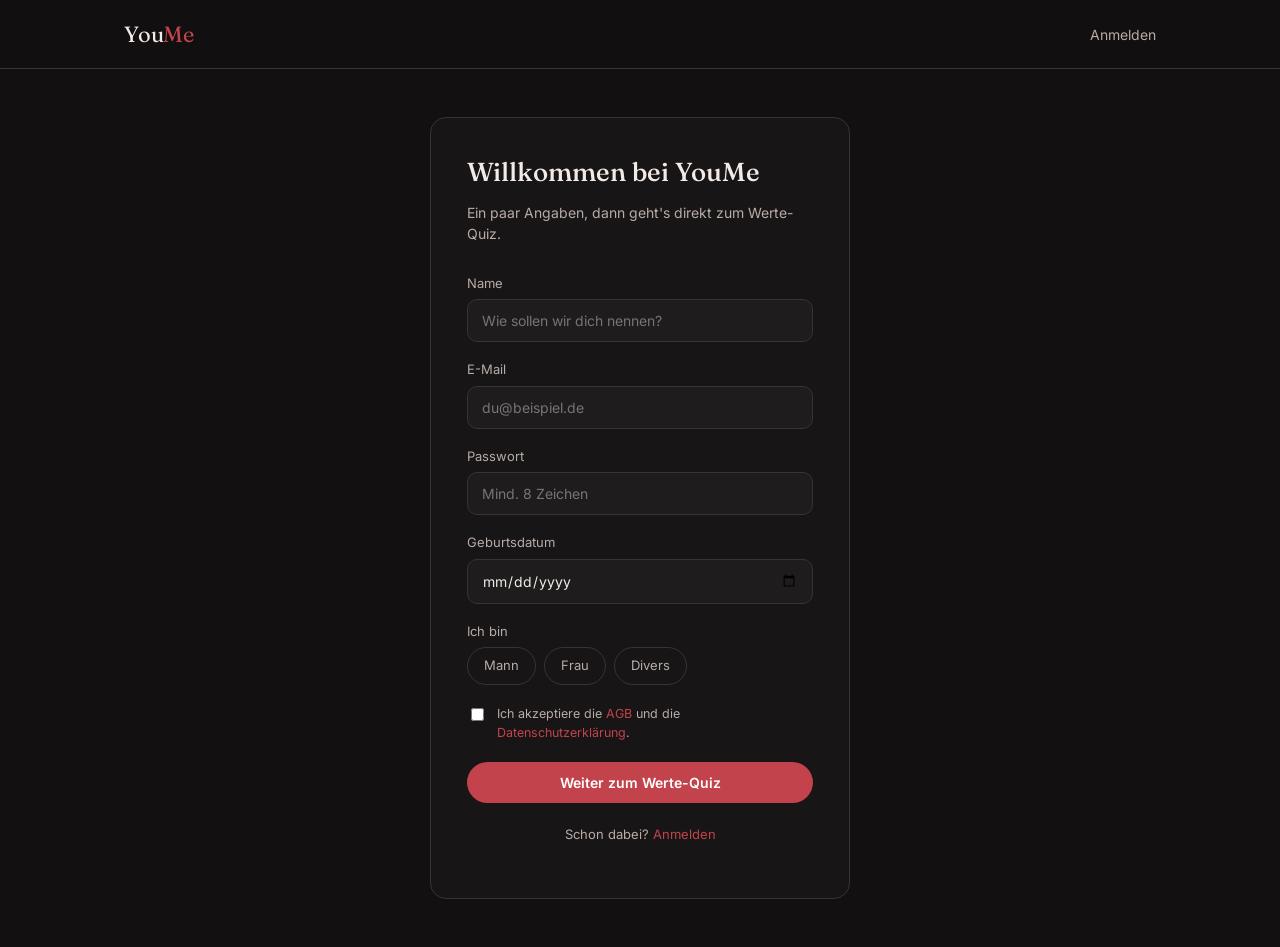
<file: registrieren.html>
<!DOCTYPE html>
<html lang="de">
<head>
<meta charset="UTF-8">
<meta name="viewport" content="width=device-width, initial-scale=1.0">
<title>Registrieren – YouMe</title>
<link rel="stylesheet" href="styles.css">
</head>
<body>

<nav class="nav">
  <div class="wrap">
    <a href="index.html" class="nav-logo">You<span>Me</span></a>
    <div class="nav-links">
      <a href="login.html">Anmelden</a>
    </div>
  </div>
</nav>

<div class="auth-shell">
  <div class="auth-card">
    <h1>Willkommen bei YouMe</h1>
    <p class="sub">Ein paar Angaben, dann geht's direkt zum Werte-Quiz.</p>

    <form onsubmit="return handleRegisterSubmit(event)">
      <div class="field">
        <label for="name">Name</label>
        <input type="text" id="name" required placeholder="Wie sollen wir dich nennen?">
      </div>
      <div class="field">
        <label for="email">E-Mail</label>
        <input type="email" id="email" required placeholder="du@beispiel.de">
      </div>
      <div class="field">
        <label for="password">Passwort</label>
        <input type="password" id="password" required minlength="8" placeholder="Mind. 8 Zeichen">
      </div>
      <div class="field">
        <label for="birthdate">Geburtsdatum</label>
        <input type="date" id="birthdate" required>
        <p class="error-msg">YouMe ist erst ab 18 Jahren nutzbar.</p>
      </div>
      <div class="field">
        <label>Ich bin</label>
        <div class="chip-group" data-group="gender" data-max="1">
          <span class="chip" data-value="mann">Mann</span>
          <span class="chip" data-value="frau">Frau</span>
          <span class="chip" data-value="divers">Divers</span>
        </div>
      </div>

      <div class="check-row">
        <input type="checkbox" id="acceptTerms">
        <label for="acceptTerms">
          Ich akzeptiere die <a href="agb.html" style="color:var(--accent)">AGB</a> und die
          <a href="datenschutz.html" style="color:var(--accent)">Datenschutzerklärung</a>.
        </label>
      </div>

      <button type="submit" class="btn btn-accent btn-block">Weiter zum Werte-Quiz</button>
    </form>

    <p class="auth-foot">Schon dabei? <a href="login.html" style="color:var(--accent)">Anmelden</a></p>
  </div>
</div>

<script src="script.js"></script>
</body>
</html>
</file>
<file: styles.css>
@import url('https://fonts.googleapis.com/css2?family=Fraunces:ital,opsz,wght@0,9..144,400;0,9..144,500;0,9..144,600;1,9..144,500&family=Inter:wght@400;500;600;700&display=swap');

:root {
  --bg: #121011;
  --surface: #181516;
  --surface-neutral: #221D1F;
  --surface-warm: #2B1E20;
  --text-primary: #F2EAE6;
  --text-secondary: #B7ACA7;
  --text-muted: #8B7F7B;
  --border: #3A3234;
  --border-muted: #5A5052;
  --accent: #C2434B;
  --accent-soft: rgba(194, 67, 75, 0.12);
  --danger: #E8624A;
  --chip-bg: #F2EAE6;
  --chip-text: #171314;
  --radius: 16px;
  --max-width: 1080px;
}

* { box-sizing: border-box; }

html { scroll-behavior: smooth; }

body {
  margin: 0;
  background: var(--bg);
  color: var(--text-primary);
  font-family: 'Inter', sans-serif;
  line-height: 1.5;
  -webkit-font-smoothing: antialiased;
}

h1, h2, h3, .display {
  font-family: 'Fraunces', serif;
  font-weight: 500;
  line-height: 1.15;
  margin: 0;
}

a { color: inherit; text-decoration: none; }

.wrap { max-width: var(--max-width); margin: 0 auto; padding: 0 24px; }

/* ---------- Nav ---------- */
.nav {
  position: sticky; top: 0; z-index: 50;
  background: rgba(18, 16, 17, 0.85);
  backdrop-filter: blur(10px);
  border-bottom: 1px solid var(--border);
}
.nav .wrap { display: flex; align-items: center; justify-content: space-between; height: 68px; }
.nav-logo { font-family: 'Fraunces', serif; font-size: 22px; letter-spacing: -0.01em; }
.nav-logo span { color: var(--accent); }
.nav-links { display: flex; align-items: center; gap: 28px; font-size: 14px; color: var(--text-secondary); }
.nav-links a:hover { color: var(--text-primary); }
.btn {
  display: inline-flex; align-items: center; justify-content: center;
  padding: 11px 22px; border-radius: 999px; font-size: 14px; font-weight: 600;
  font-family: 'Inter', sans-serif; border: 1px solid transparent; cursor: pointer;
  transition: transform 0.15s ease, opacity 0.15s ease;
}
.btn:hover { transform: translateY(-1px); }
.btn-accent { background: var(--accent); color: #fff; }
.btn-accent:hover { opacity: 0.92; }
.btn-ghost { background: transparent; color: var(--text-primary); border-color: var(--border); }
.btn-ghost:hover { border-color: var(--text-secondary); }
.btn-block { width: 100%; }

/* ---------- Hero ---------- */
.hero { padding: 96px 0 72px; }
.hero-eyebrow {
  display: inline-flex; align-items: center; gap: 8px;
  font-size: 12px; text-transform: uppercase; letter-spacing: 0.14em;
  color: var(--accent); font-weight: 600; margin-bottom: 22px;
}
.hero h1 { font-size: clamp(38px, 6vw, 64px); max-width: 780px; }
.hero h1 em { font-style: italic; color: var(--accent); }
.hero p.lead { font-size: 18px; color: var(--text-secondary); max-width: 520px; margin: 22px 0 34px; }
.hero-ctas { display: flex; gap: 14px; flex-wrap: wrap; margin-bottom: 64px; }

/* Signature: rotating prompt cards */
.prompt-stack { position: relative; height: 220px; max-width: 560px; }
.prompt-card {
  position: absolute; inset: 0;
  background: var(--surface-warm); border: 1px solid var(--border);
  border-radius: var(--radius); padding: 28px 32px;
  display: flex; flex-direction: column; justify-content: center;
  opacity: 0; transform: translateY(10px);
  animation: promptCycle 12s infinite;
}
.prompt-card p { font-family: 'Fraunces', serif; font-style: italic; font-size: 21px; margin: 0 0 14px; }
.prompt-card span { font-size: 12px; text-transform: uppercase; letter-spacing: 0.1em; color: var(--accent); font-weight: 600; }
.prompt-card:nth-child(1) { animation-delay: 0s; }
.prompt-card:nth-child(2) { animation-delay: 4s; }
.prompt-card:nth-child(3) { animation-delay: 8s; }
@keyframes promptCycle {
  0% { opacity: 0; transform: translateY(10px); }
  4% { opacity: 1; transform: translateY(0); }
  29% { opacity: 1; transform: translateY(0); }
  33% { opacity: 0; transform: translateY(-10px); }
  100% { opacity: 0; }
}
@media (prefers-reduced-motion: reduce) {
  .prompt-card { animation: none; opacity: 1; position: relative; margin-bottom: 12px; }
}

/* ---------- Feature grid ---------- */
.section { padding: 72px 0; border-top: 1px solid var(--border); }
.section-head { max-width: 560px; margin-bottom: 48px; }
.section-head .eyebrow { color: var(--accent); font-size: 12px; text-transform: uppercase; letter-spacing: 0.12em; font-weight: 600; }
.section-head h2 { font-size: clamp(28px, 4vw, 38px); margin-top: 10px; }
.section-head p { color: var(--text-secondary); margin-top: 14px; }

.grid-3 { display: grid; grid-template-columns: repeat(3, 1fr); gap: 24px; }
@media (max-width: 860px) { .grid-3 { grid-template-columns: 1fr; } }

.feature-card {
  background: var(--surface); border: 1px solid var(--border); border-radius: var(--radius);
  padding: 28px;
}
.feature-card .num { font-family: 'Fraunces', serif; font-size: 14px; color: var(--accent); margin-bottom: 16px; }
.feature-card h3 { font-size: 19px; margin-bottom: 10px; }
.feature-card p { color: var(--text-secondary); font-size: 14px; margin: 0; }

/* ---------- Auth forms ---------- */
.auth-shell { min-height: calc(100vh - 68px); display: flex; align-items: center; justify-content: center; padding: 48px 24px; }
.auth-card {
  width: 100%; max-width: 420px; background: var(--surface); border: 1px solid var(--border);
  border-radius: var(--radius); padding: 40px 36px;
}
.auth-card h1 { font-size: 26px; margin-bottom: 8px; }
.auth-card .sub { color: var(--text-secondary); font-size: 14px; margin-bottom: 30px; }
.field { margin-bottom: 18px; }
.field label { display: block; font-size: 13px; color: var(--text-secondary); margin-bottom: 6px; }
.field input {
  width: 100%; padding: 12px 14px; border-radius: 10px; border: 1px solid var(--border);
  background: rgba(255,255,255,0.03); color: var(--text-primary); font-family: 'Inter', sans-serif; font-size: 14px;
}
.field input:focus { outline: 2px solid var(--accent); outline-offset: 1px; border-color: var(--accent); }
.check-row { display: flex; align-items: flex-start; gap: 10px; font-size: 12.5px; color: var(--text-secondary); margin: 20px 0; }
.check-row input { margin-top: 3px; }
.auth-foot { text-align: center; font-size: 13px; color: var(--text-secondary); margin-top: 22px; }
.error-msg { color: var(--danger); font-size: 12.5px; margin-top: 6px; display: none; }
.field.invalid input { border-color: var(--danger); }
.field.invalid .error-msg { display: block; }

/* ---------- Quiz ---------- */
.quiz-shell { min-height: calc(100vh - 68px); padding: 56px 24px 80px; }
.quiz-card { max-width: 560px; margin: 0 auto; }
.quiz-progress-label { display: flex; justify-content: space-between; font-size: 12px; color: var(--text-muted); margin-bottom: 8px; }
.progress-track { height: 6px; background: var(--surface-neutral); border-radius: 999px; overflow: hidden; margin-bottom: 40px; }
.progress-fill { height: 100%; background: var(--accent); border-radius: 999px; transition: width 0.3s ease; width: 10%; }
.quiz-step { display: none; }
.quiz-step.active { display: block; animation: fadeIn 0.25s ease; }
@keyframes fadeIn { from { opacity: 0; transform: translateY(6px);} to { opacity: 1; transform: translateY(0);} }
.quiz-step h2 { font-size: 24px; margin-bottom: 8px; }
.quiz-hint { color: var(--text-muted); font-size: 13px; margin-bottom: 24px; }
.options { display: flex; flex-direction: column; gap: 10px; margin-bottom: 32px; }
.option {
  display: flex; align-items: center; justify-content: space-between;
  padding: 14px 18px; border-radius: 12px; border: 1px solid var(--border);
  cursor: pointer; font-size: 14.5px; background: transparent;
}
.option.selected { border-color: var(--accent); background: var(--accent-soft); }
.option .box { width: 18px; height: 18px; border-radius: 5px; border: 1px solid var(--border-muted); flex-shrink: 0; display: flex; align-items: center; justify-content: center; }
.option.selected .box { background: var(--accent); border-color: var(--accent); }
.quiz-actions { display: flex; justify-content: space-between; gap: 12px; }
.quiz-result { text-align: center; }
.quiz-result h2 { font-size: 30px; margin-bottom: 14px; }
.quiz-result p { color: var(--text-secondary); max-width: 420px; margin: 0 auto 30px; }

/* ---------- Profile ---------- */
.profile-shell { padding: 48px 24px 80px; }
.profile-card { max-width: 400px; margin: 0 auto; background: var(--surface); border: 1px solid var(--border); border-radius: 24px; overflow: hidden; }
.profile-photo {
  height: 320px; background: linear-gradient(160deg, #1c1718, #241c1d);
  display: flex; align-items: flex-end; padding: 20px; position: relative;
}
.profile-photo .badge { position: absolute; top: 16px; left: 16px; background: rgba(0,0,0,0.5); color: #fff; font-size: 11px; padding: 5px 10px; border-radius: 999px; }
.profile-photo .name { font-size: 26px; }
.profile-photo .loc { color: var(--text-secondary); font-size: 13px; margin-top: 4px; }
.profile-body { padding: 24px; }
.profile-prompt { background: var(--surface-warm); border-radius: 14px; padding: 18px 20px; margin-bottom: 22px; }
.profile-prompt .label { font-size: 10px; text-transform: uppercase; letter-spacing: 0.08em; color: var(--accent); font-weight: 600; }
.profile-prompt p { font-family: 'Fraunces', serif; font-style: italic; font-size: 17px; margin-top: 6px; }
.trait-row { margin-bottom: 12px; }
.trait-row .label { display: flex; justify-content: space-between; font-size: 12.5px; color: var(--text-secondary); margin-bottom: 5px; }
.trait-bar { height: 6px; background: var(--surface-neutral); border-radius: 999px; overflow: hidden; }
.trait-bar span { display: block; height: 100%; background: var(--accent); border-radius: 999px; }
.tags { display: flex; flex-wrap: wrap; gap: 8px; margin-top: 18px; }
.tag { background: var(--surface-warm); color: var(--accent); font-size: 12px; font-weight: 600; padding: 6px 12px; border-radius: 999px; }

.thumb-row { display: flex; gap: 6px; padding: 10px 24px 0; }
.thumb { flex: 1; aspect-ratio: 1; border-radius: 10px; cursor: pointer; opacity: 0.85; transition: opacity 0.15s ease; }
.thumb:hover { opacity: 1; }
.thumb-1 { background: linear-gradient(150deg, #2b1e20, #442a2d); }
.thumb-2 { background: linear-gradient(150deg, #1c2420, #2a3d34); }
.thumb-3 { background: linear-gradient(150deg, #241c2e, #3a2d4a); }
.thumb-4 { background: linear-gradient(150deg, #2e241c, #4a3a2a); }
.thumb-5 { background: linear-gradient(150deg, #1c1f2e, #2a324a); }

.video-placeholder {
  height: 160px; border-radius: 14px; background: linear-gradient(160deg, #1c1718, #241c1d);
  display: flex; flex-direction: column; align-items: center; justify-content: center; gap: 10px;
  color: var(--text-muted); font-size: 12px;
}
.play-btn {
  width: 46px; height: 46px; border-radius: 999px; background: rgba(255,255,255,0.9);
  color: #171314; display: flex; align-items: center; justify-content: center; font-size: 16px; padding-left: 3px;
}

/* ---------- Lightbox ---------- */
.lightbox {
  position: fixed; inset: 0; background: rgba(8, 6, 6, 0.96); z-index: 100;
  display: none; align-items: center; justify-content: center;
}
.lightbox.open { display: flex; }
.lb-photo {
  width: min(90vw, 420px); height: min(70vh, 560px); border-radius: 18px;
  transition: opacity 0.2s ease;
}
.lb-close {
  position: absolute; top: 20px; right: 20px; background: rgba(255,255,255,0.1); color: #fff;
  border: none; width: 40px; height: 40px; border-radius: 999px; font-size: 16px; cursor: pointer;
}
.lb-arrow {
  position: absolute; top: 50%; transform: translateY(-50%); background: rgba(255,255,255,0.1); color: #fff;
  border: none; width: 44px; height: 44px; border-radius: 999px; font-size: 24px; cursor: pointer;
}
.lb-prev { left: 16px; }
.lb-next { right: 16px; }
.lb-dots { position: absolute; bottom: 28px; display: flex; gap: 6px; }
.lb-dots span { width: 6px; height: 6px; border-radius: 999px; background: rgba(255,255,255,0.3); }
.lb-dots span.active { background: #fff; }

/* ---------- Legal pages ---------- */
.legal-shell { padding: 56px 24px 80px; }
.legal-card { max-width: 720px; margin: 0 auto; }
.legal-card h1 { font-size: 32px; margin-bottom: 18px; }
.legal-notice {
  background: var(--surface-warm); border: 1px solid var(--border); border-radius: 12px;
  padding: 16px 20px; font-size: 13px; color: var(--text-secondary); margin-bottom: 36px;
}
.legal-card h2 { font-size: 18px; margin: 32px 0 10px; }
.legal-card p, .legal-card li { color: var(--text-secondary); font-size: 14.5px; line-height: 1.7; }

/* ---------- Chip select (reused: gender, interests, communities, etc.) ---------- */
.chip-group { display: flex; flex-wrap: wrap; gap: 8px; }
.chip {
  padding: 8px 16px; border-radius: 999px; border: 1px solid var(--border);
  font-size: 13px; color: var(--text-secondary); cursor: pointer; user-select: none;
  transition: border-color 0.15s ease, color 0.15s ease, background 0.15s ease;
}
.chip:hover { border-color: var(--border-muted); }
.chip.selected { background: var(--accent); border-color: var(--accent); color: #fff; }
.chip.ai-suggested { border-color: var(--accent); color: var(--accent); }
.chip.ai-suggested::before { content: '✨ '; }
.chip.ai-suggested.selected::before { content: ''; }

/* ---------- Profil-Einrichten ---------- */
.setup-shell { padding: 48px 24px 90px; }
.setup-card { max-width: 620px; margin: 0 auto; }
.setup-card > .intro { margin-bottom: 34px; }
.setup-card > .intro h1 { font-size: 28px; margin-bottom: 8px; }
.setup-card > .intro p { color: var(--text-secondary); font-size: 14px; }
.setup-section {
  background: var(--surface); border: 1px solid var(--border); border-radius: var(--radius);
  padding: 26px 28px; margin-bottom: 20px;
}
.setup-section h2 { font-size: 16px; margin-bottom: 4px; }
.setup-section .hint { color: var(--text-muted); font-size: 12.5px; margin-bottom: 18px; }
.setup-section textarea {
  width: 100%; min-height: 100px; padding: 14px; border-radius: 12px; border: 1px solid var(--border);
  background: rgba(255,255,255,0.03); color: var(--text-primary); font-family: 'Inter', sans-serif; font-size: 14px;
  resize: vertical;
}
.ai-tag { display: inline-flex; align-items: center; gap: 6px; font-size: 11px; color: var(--accent); font-weight: 600; margin-bottom: 10px; }
.setup-row { display: grid; grid-template-columns: 1fr 1fr; gap: 14px; }
@media (max-width: 520px) { .setup-row { grid-template-columns: 1fr; } }
.setup-section select, .setup-section input[type=text], .setup-section input[type=number] {
  width: 100%; padding: 11px 14px; border-radius: 10px; border: 1px solid var(--border);
  background: rgba(255,255,255,0.03); color: var(--text-primary); font-family: 'Inter', sans-serif; font-size: 13.5px;
}
.setup-section label.small { display: block; font-size: 12px; color: var(--text-secondary); margin-bottom: 6px; margin-top: 12px; }
.setup-section label.small:first-child { margin-top: 0; }
footer { border-top: 1px solid var(--border); padding: 40px 0; }
footer .wrap { display: flex; flex-wrap: wrap; justify-content: space-between; gap: 20px; align-items: center; }
footer .links { display: flex; gap: 22px; font-size: 13px; color: var(--text-muted); }
footer .links a:hover { color: var(--text-primary); }
footer .copy { font-size: 13px; color: var(--text-muted); }
</file>
